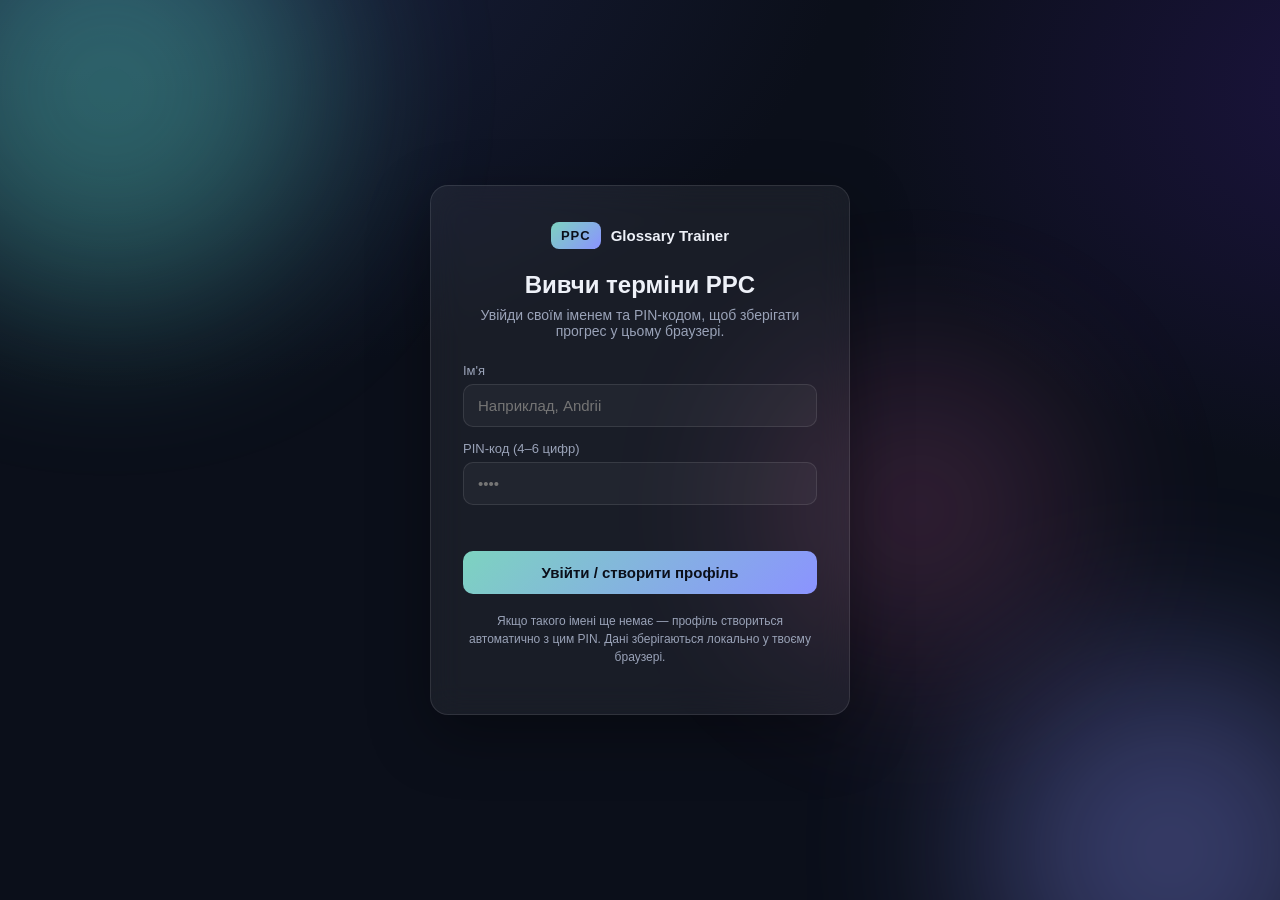
<file: index.html>
<!DOCTYPE html>
<html lang="uk">
<head>
<meta charset="UTF-8" />
<meta name="viewport" content="width=device-width, initial-scale=1.0" />
<title>PPC Glossary Trainer — Вхід</title>
<link rel="icon" type="image/svg+xml" href="favicon.svg" />
<link rel="stylesheet" href="css/style.css" />
</head>
<body>

<div class="bg-orbs">
  <span class="orb orb-1"></span>
  <span class="orb orb-2"></span>
  <span class="orb orb-3"></span>
</div>

<section class="page-center">
  <div class="login-card glass">
    <div class="logo">
      <span class="logo-mark">PPC</span>
      <span class="logo-text">Glossary Trainer</span>
    </div>
    <h1>Вивчи терміни PPC</h1>
    <p class="muted">Увійди своїм іменем та PIN-кодом, щоб зберігати прогрес у цьому браузері.</p>
    <form id="login-form">
      <label>
        Ім'я
        <input id="login-name" type="text" placeholder="Наприклад, Andrii" autocomplete="username" required />
      </label>
      <label>
        PIN-код (4–6 цифр)
        <input id="login-pin" type="password" inputmode="numeric" pattern="\d{4,6}" placeholder="••••" autocomplete="current-password" required />
      </label>
      <p id="login-error" class="error"></p>
      <button type="submit" class="btn btn-primary btn-full">Увійти / створити профіль</button>
    </form>
    <p class="fine-print">Якщо такого імені ще немає — профіль створиться автоматично з цим PIN. Дані зберігаються локально у твоєму браузері.</p>
  </div>
</section>

<script src="js/data.js"></script>
<script src="js/common.js"></script>
<script src="js/login.js"></script>
</body>
</html>
</file>
<file: css/style.css>
:root {
  --bg: #0b0f1a;
  --bg-2: #10162a;
  --card: rgba(255,255,255,0.06);
  --card-border: rgba(255,255,255,0.10);
  --text: #eef1f8;
  --muted: #9aa3b8;
  --accent: #7dd3c0;
  --accent-2: #8b93ff;
  --danger: #ff8080;
  --ok: #6ee7b7;
  --radius: 18px;
  font-family: "Inter", -apple-system, BlinkMacSystemFont, "Segoe UI", sans-serif;
}

* { box-sizing: border-box; }

html, body {
  margin: 0;
  padding: 0;
  min-height: 100vh;
  background: radial-gradient(1200px 800px at 10% -10%, #1a2140 0%, transparent 60%),
              radial-gradient(1000px 700px at 110% 10%, #1c1440 0%, transparent 55%),
              var(--bg);
  color: var(--text);
  overflow-x: hidden;
}

.bg-orbs { position: fixed; inset: 0; pointer-events: none; z-index: 0; overflow: hidden; }
.orb { position: absolute; border-radius: 50%; filter: blur(90px); opacity: 0.35; }
.orb-1 { width: 420px; height: 420px; background: #5eead4; top: -120px; left: -100px; }
.orb-2 { width: 380px; height: 380px; background: #8b93ff; bottom: -140px; right: -80px; }
.orb-3 { width: 300px; height: 300px; background: #f472b6; top: 40%; left: 60%; opacity: 0.18; }

.glass {
  background: var(--card);
  border: 1px solid var(--card-border);
  backdrop-filter: blur(16px);
  box-shadow: 0 20px 60px rgba(0,0,0,0.35);
  border-radius: var(--radius);
}

/* ---------- Login / centered pages ---------- */
.page-center {
  position: relative;
  z-index: 1;
  min-height: 100vh;
  display: flex;
  align-items: center;
  justify-content: center;
  padding: 24px;
}

.login-card {
  width: 100%;
  max-width: 420px;
  padding: 36px 32px;
  text-align: center;
}
.logo { display: flex; align-items: center; justify-content: center; gap: 10px; margin-bottom: 22px; }
.logo-mark {
  font-weight: 800;
  font-size: 13px;
  letter-spacing: 1px;
  padding: 6px 10px;
  border-radius: 8px;
  background: linear-gradient(135deg, var(--accent), var(--accent-2));
  color: #0b0f1a;
}
.logo-text { font-weight: 600; color: var(--text); font-size: 15px; }

h1 { font-size: 24px; margin: 0 0 8px; }
.muted { color: var(--muted); font-size: 14px; margin: 0 0 24px; }

#login-form { text-align: left; display: flex; flex-direction: column; gap: 14px; }
label { display: flex; flex-direction: column; gap: 6px; font-size: 13px; color: var(--muted); }
input {
  background: rgba(255,255,255,0.04);
  border: 1px solid var(--card-border);
  border-radius: 10px;
  padding: 12px 14px;
  color: var(--text);
  font-size: 15px;
  outline: none;
  transition: border-color 0.15s;
}
input:focus { border-color: var(--accent); }

.error { color: var(--danger); font-size: 13px; min-height: 18px; margin: 0; }
.fine-print { color: var(--muted); font-size: 12px; margin-top: 18px; line-height: 1.5; }

/* ---------- Buttons ---------- */
.btn {
  display: inline-block;
  border: none;
  border-radius: 10px;
  padding: 11px 18px;
  font-size: 14px;
  font-weight: 600;
  text-decoration: none;
  text-align: center;
  cursor: pointer;
  transition: transform 0.1s, opacity 0.15s, background 0.15s;
}
.btn-big { padding: 16px 28px; font-size: 16px; }
.btn:active { transform: scale(0.97); }
.btn-primary {
  background: linear-gradient(135deg, var(--accent), var(--accent-2));
  color: #0b0f1a;
}
.btn-primary:hover { opacity: 0.9; }
.btn-secondary {
  background: rgba(139,147,255,0.15);
  color: #c7cbff;
  border: 1px solid rgba(139,147,255,0.35);
}
.btn-outline {
  background: transparent;
  border: 1px solid var(--card-border);
  color: var(--text);
}
.btn-outline:hover { border-color: var(--accent); }
.btn-ghost {
  background: transparent;
  color: var(--muted);
  padding: 8px 12px;
}
.btn-ghost:hover { color: var(--text); }
.btn-full { width: 100%; padding: 13px; font-size: 15px; }

/* ---------- App header ---------- */
.app-header {
  position: relative;
  z-index: 1;
  display: flex;
  align-items: center;
  justify-content: space-between;
  padding: 18px 28px;
  position: sticky;
  top: 0;
  background: rgba(11,15,26,0.75);
  backdrop-filter: blur(12px);
  border-bottom: 1px solid var(--card-border);
  z-index: 5;
}
.app-header h2 { margin: 0; font-size: 16px; }
.header-actions { display: flex; align-items: center; gap: 8px; }
.hello { color: var(--muted); font-size: 14px; margin-right: 6px; }
.hello strong { color: var(--text); }

.container { position: relative; z-index: 1; max-width: 980px; margin: 0 auto; padding: 28px 24px 60px; }
.container.narrow { max-width: 620px; }

/* ---------- Dashboard ---------- */
.overall-card { padding: 24px 26px; margin-bottom: 32px; }
.overall-head { display: flex; align-items: center; justify-content: space-between; margin-bottom: 12px; }
.overall-head h2 { margin: 0; font-size: 16px; }
#overall-progress-text { color: var(--muted); font-size: 14px; }

.bar { width: 100%; height: 8px; border-radius: 6px; background: rgba(255,255,255,0.08); overflow: hidden; }
.bar.big { height: 12px; }
.bar-fill {
  height: 100%;
  background: linear-gradient(90deg, var(--accent), var(--accent-2));
  border-radius: 6px;
  transition: width 0.4s ease;
}

.section-title { font-size: 15px; color: var(--muted); text-transform: uppercase; letter-spacing: 0.06em; margin: 0 0 14px; }

.levels-grid {
  display: grid;
  grid-template-columns: repeat(auto-fit, minmax(260px, 1fr));
  gap: 18px;
}
.level-card {
  --accent: #5eead4;
  background: var(--card);
  border: 1px solid var(--card-border);
  border-radius: var(--radius);
  padding: 22px;
  display: flex;
  flex-direction: column;
  gap: 10px;
  border-top: 3px solid var(--accent);
  text-decoration: none;
  color: var(--text);
  transition: border-color 0.15s, transform 0.1s;
}
.level-card:hover { border-color: var(--accent); }
.level-card:active { transform: scale(0.99); }
.level-card, .level-card * { text-decoration: none; }
.level-card h3 { color: var(--text); }
.level-card-head { display: flex; justify-content: space-between; align-items: center; }
.level-badge {
  font-size: 11px;
  font-weight: 700;
  letter-spacing: 0.05em;
  text-transform: uppercase;
  color: var(--accent);
  background: color-mix(in srgb, var(--accent) 15%, transparent);
  padding: 4px 8px;
  border-radius: 6px;
}
.level-pct { font-weight: 700; color: var(--accent); }
.level-card h3 { margin: 0; font-size: 17px; }
.level-sub { margin: 0; color: var(--muted); font-size: 13px; }
.level-card .open-level { margin-top: 8px; }

/* ---------- Level term list ---------- */
.mode-buttons { display: flex; gap: 12px; margin-bottom: 24px; }
.term-list { display: flex; flex-direction: column; gap: 8px; }
.term-row {
  display: flex;
  align-items: center;
  justify-content: space-between;
  padding: 12px 16px;
  background: var(--card);
  border: 1px solid var(--card-border);
  border-radius: 12px;
}
.term-row.mastered { border-color: rgba(110,231,183,0.4); }
.term-row-main { display: flex; flex-direction: column; gap: 2px; }
.term-row-main strong { font-size: 14px; }
.term-cat { font-size: 12px; color: var(--muted); }
.term-row-status { font-size: 13px; color: var(--muted); white-space: nowrap; }
.term-row.mastered .term-row-status { color: var(--ok); }

/* ---------- Flashcards ---------- */
.progress-text { color: var(--muted); font-size: 14px; }

.flashcard {
  width: 100%;
  height: 260px;
  perspective: 1200px;
  cursor: pointer;
  margin: 32px 0 16px;
}
.flashcard-inner {
  position: relative;
  width: 100%;
  height: 100%;
  transition: transform 0.5s;
  transform-style: preserve-3d;
}
.flashcard.flipped .flashcard-inner { transform: rotateY(180deg); }
.flashcard-face {
  position: absolute;
  inset: 0;
  backface-visibility: hidden;
  border-radius: 20px;
  display: flex;
  flex-direction: column;
  align-items: center;
  justify-content: center;
  text-align: center;
  padding: 28px;
  border: 1px solid var(--card-border);
}
.flashcard-front {
  background: linear-gradient(145deg, rgba(139,147,255,0.14), rgba(94,234,212,0.10));
  font-size: 24px;
  font-weight: 700;
}
.flashcard-back {
  background: linear-gradient(145deg, rgba(94,234,212,0.14), rgba(139,147,255,0.10));
  transform: rotateY(180deg);
}
.flashcard-back .def { font-size: 17px; line-height: 1.5; }
.flashcard-back .cat-tag { margin-top: 14px; font-size: 12px; color: var(--muted); }
.study-done { font-size: 18px; }

.hint { text-align: center; color: var(--muted); font-size: 13px; margin: 0 0 20px; }
.study-actions { display: flex; gap: 14px; justify-content: center; }

/* ---------- Fullscreen study page ---------- */
.study-body, .study-main { height: 100%; }
.study-body { display: flex; flex-direction: column; min-height: 100vh; }
.study-main {
  position: relative;
  z-index: 1;
  flex: 1;
  display: flex;
  flex-direction: column;
  align-items: center;
  justify-content: center;
  padding: 24px;
  max-width: 780px;
  width: 100%;
  margin: 0 auto;
}
.flashcard-full {
  width: 100%;
  height: min(52vh, 420px);
  margin: 0 0 20px;
}
.flashcard-full .flashcard-front { font-size: clamp(22px, 4vw, 34px); }
.flashcard-full .flashcard-back .def { font-size: clamp(16px, 2.4vw, 20px); }

/* ---------- Quiz ---------- */
.quiz-question {
  text-align: center;
  font-size: 22px;
  margin: 28px 0 22px;
}
.quiz-options { display: flex; flex-direction: column; gap: 10px; }
.quiz-option {
  text-align: left;
  padding: 14px 16px;
  border-radius: 12px;
  border: 1px solid var(--card-border);
  background: var(--card);
  color: var(--text);
  font-size: 14px;
  cursor: pointer;
  transition: border-color 0.15s, background 0.15s;
}
.quiz-option:hover:not(:disabled) { border-color: var(--accent); }
.quiz-option:disabled { cursor: default; opacity: 0.75; }
.quiz-option.correct { border-color: var(--ok); background: rgba(110,231,183,0.12); }
.quiz-option.wrong { border-color: var(--danger); background: rgba(255,128,128,0.12); }

.quiz-feedback { text-align: center; min-height: 22px; font-size: 14px; margin-top: 14px; }
.quiz-feedback.ok { color: var(--ok); }
.quiz-feedback.bad { color: var(--danger); }

.score-card { text-align: center; padding: 36px 24px; margin-top: 20px; }
.score-big { font-size: 48px; font-weight: 800; background: linear-gradient(135deg, var(--accent), var(--accent-2)); -webkit-background-clip: text; background-clip: text; color: transparent; }
.score-actions { display: flex; gap: 12px; justify-content: center; margin-top: 20px; }
.hidden { display: none !important; }

@media (max-width: 640px) {
  .app-header { padding: 14px 16px; }
  .container { padding: 20px 16px 48px; }
  .header-actions { flex-wrap: wrap; justify-content: flex-end; }
  .flashcard { height: 220px; }
}
</file>
